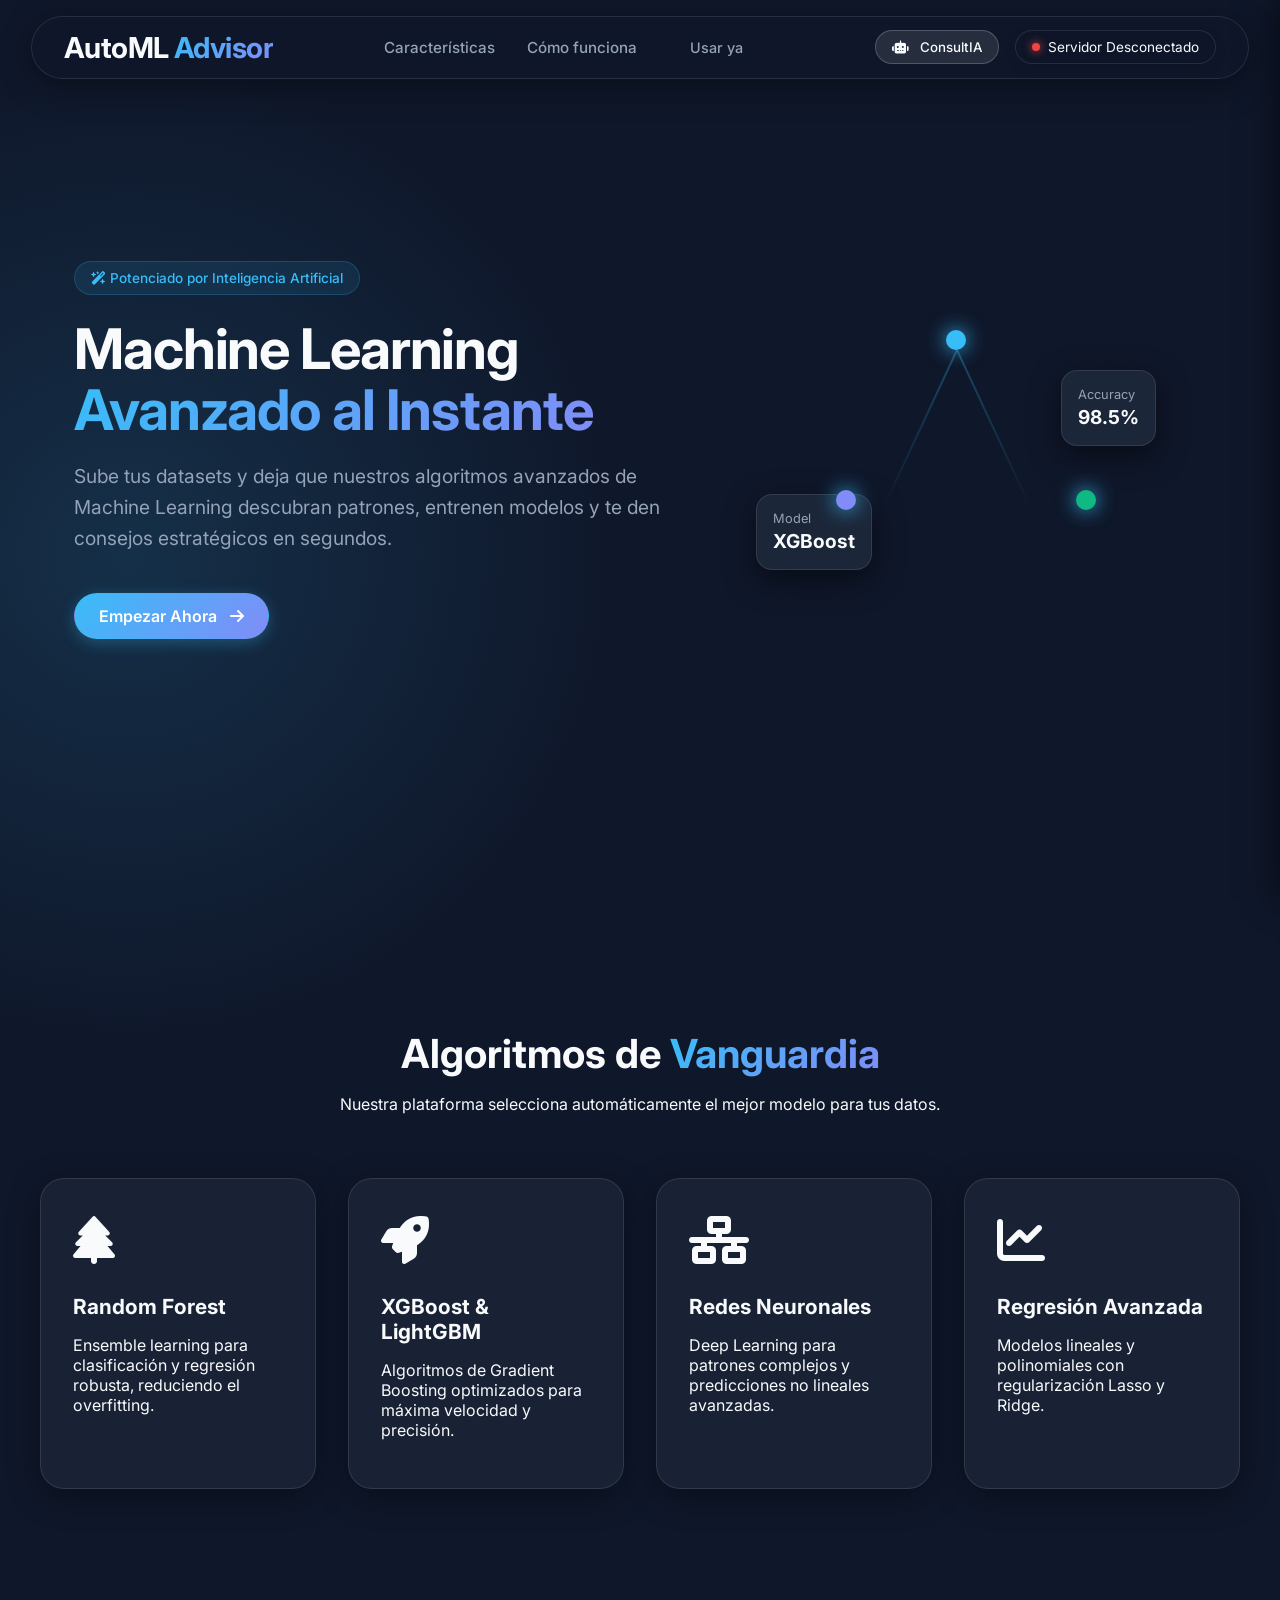
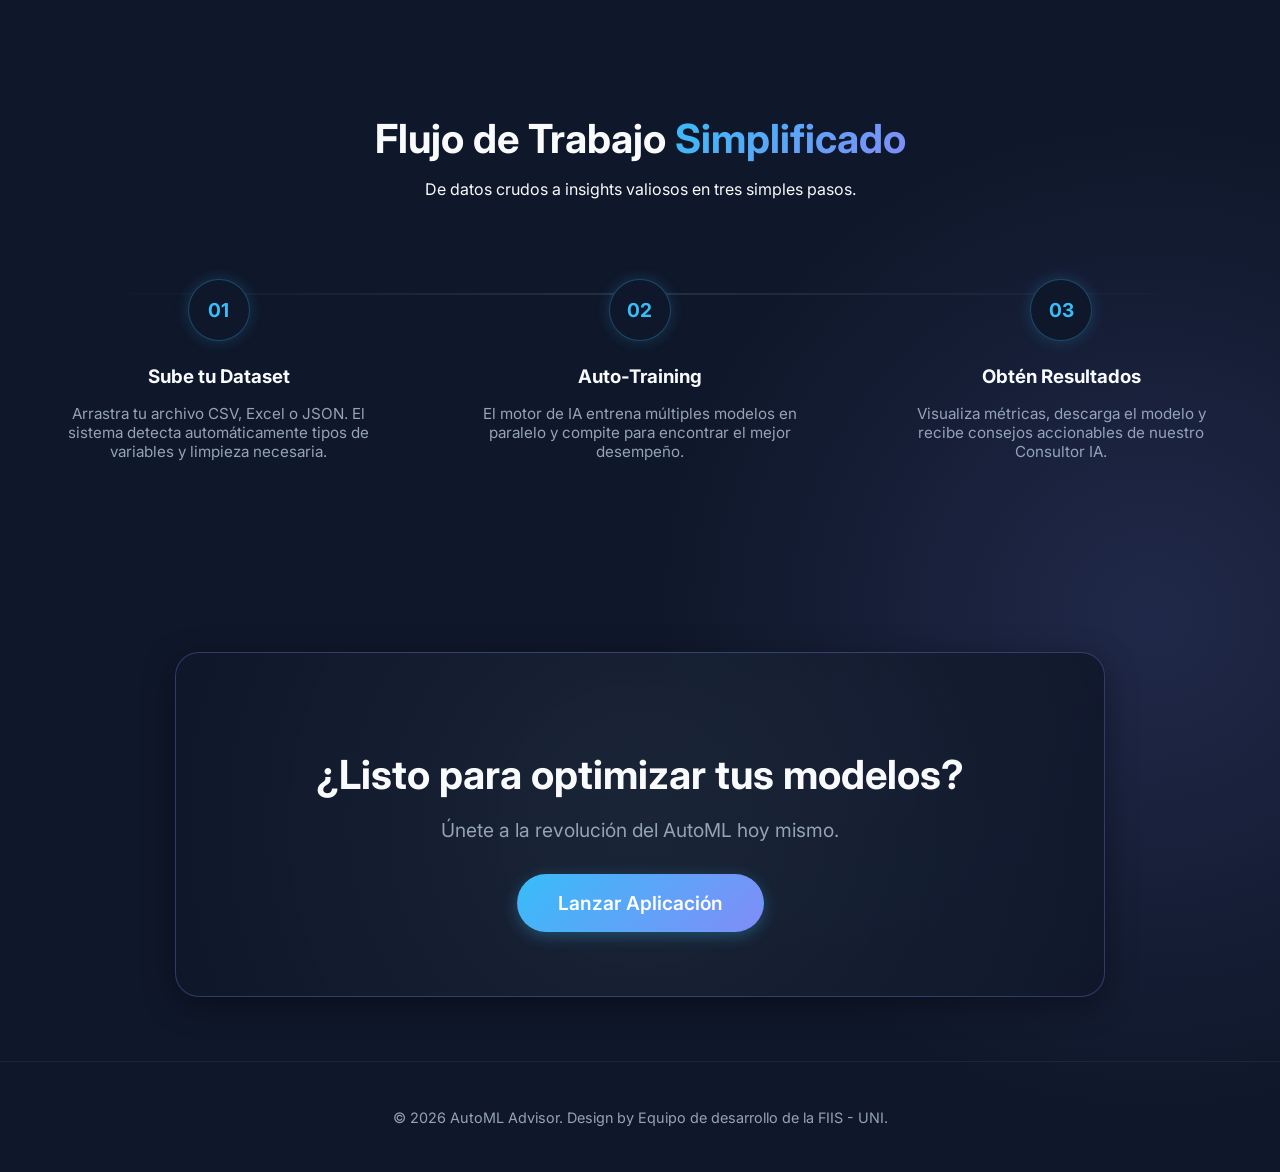
<file: frontend/index.html>
<!DOCTYPE html>
<html lang="es">

<head>
  <meta charset="UTF-8">
  <meta name="viewport" content="width=device-width, initial-scale=1.0">
  <title>AutoML Advisor - Tu Científico de Datos con IA</title>
  <link rel="preconnect" href="https://fonts.googleapis.com">
  <link rel="preconnect" href="https://fonts.gstatic.com" crossorigin>
  <link href="https://fonts.googleapis.com/css2?family=Inter:wght@400;500;600;700;800&display=swap" rel="stylesheet">
  <link rel="stylesheet" href="https://cdnjs.cloudflare.com/ajax/libs/font-awesome/6.5.1/css/all.min.css">
  <link rel="stylesheet" href="css/styles.css">
  <style>
    html {
      scroll-behavior: smooth;
    }
  </style>
</head>

<body>
  <div class="background-glow"></div>

  <!-- Navbar -->
  <nav class="landing-nav glass-panel">
    <div class="nav-content">
      <div class="logo-container">
        <h1>AutoML <span class="highlight">Advisor</span></h1>
      </div>

      <div class="nav-links">
        <a href="#features">Características</a>
        <a href="#how-it-works">Cómo funciona</a>
        <a href="app.html" class="cta-button small">Usar ya</a>
      </div>

      <div class="header-actions">
        <button id="toggle-chat-btn" class="btn-icon" title="Abrir Asistente IA">
          <i class="fa-solid fa-robot"></i> ConsultIA
        </button>
        <div id="status-indicator" class="status-badge">
          <span class="status-dot"></span>
          <span id="status-text">Conectando...</span>
        </div>
      </div>
    </div>
  </nav>

  <!-- Hero Section -->
  <header class="landing-hero fade-in-section">
    <div class="hero-content">
      <span class="hero-badge"><i class="fa-solid fa-wand-magic-sparkles"></i> Potenciado por Inteligencia
        Artificial</span>
      <h1 class="hero-title">Machine Learning <br><span class="gradient-text">Avanzado al Instante</span></h1>
      <p class="hero-subtitle">
        Sube tus datasets y deja que nuestros algoritmos avanzados de Machine Learning
        descubran patrones, entrenen modelos y te den consejos estratégicos en segundos.
      </p>
      <div class="hero-actions">
        <a href="app.html" class="cta-button primary">Empezar Ahora <i class="fa-solid fa-arrow-right"></i></a>
      </div>
    </div>
    <div class="hero-visual">
      <!-- Abstract Visual Representation of ML Nodes -->
      <div class="ml-visual-container">
        <div class="node node-1"></div>
        <div class="node node-2"></div>
        <div class="node node-3"></div>
        <div class="connection conn-1"></div>
        <div class="connection conn-2"></div>
        <div class="floating-card card-1">
          <span>Accuracy</span>
          <strong>98.5%</strong>
        </div>
        <div class="floating-card card-2">
          <span>Model</span>
          <strong>XGBoost</strong>
        </div>
      </div>
    </div>
  </header>

  <!-- Features Section -->
  <section id="features" class="landing-section">
    <div class="section-header fade-in-section">
      <h2>Algoritmos de <span class="highlight">Vanguardia</span></h2>
      <p>Nuestra plataforma selecciona automáticamente el mejor modelo para tus datos.</p>
    </div>

    <div class="features-grid">
      <div class="feature-box glass-panel fade-in-section delay-100">
        <div class="icon-box"><i class="fa-solid fa-tree"></i></div>
        <h3>Random Forest</h3>
        <p>Ensemble learning para clasificación y regresión robusta, reduciendo el overfitting.</p>
      </div>

      <div class="feature-box glass-panel fade-in-section delay-200">
        <div class="icon-box"><i class="fa-solid fa-rocket"></i></div>
        <h3>XGBoost & LightGBM</h3>
        <p>Algoritmos de Gradient Boosting optimizados para máxima velocidad y precisión.</p>
      </div>

      <div class="feature-box glass-panel fade-in-section delay-300">
        <div class="icon-box"><i class="fa-solid fa-network-wired"></i></div>
        <h3>Redes Neuronales</h3>
        <p>Deep Learning para patrones complejos y predicciones no lineales avanzadas.</p>
      </div>

      <div class="feature-box glass-panel fade-in-section delay-400">
        <div class="icon-box"><i class="fa-solid fa-chart-line"></i></div>
        <h3>Regresión Avanzada</h3>
        <p>Modelos lineales y polinomiales con regularización Lasso y Ridge.</p>
      </div>
    </div>
  </section>

  <!-- How it Works -->
  <section id="how-it-works" class="landing-section alt-bg">
    <div class="section-header fade-in-section">
      <h2>Flujo de Trabajo <span class="highlight">Simplificado</span></h2>
      <p>De datos crudos a insights valiosos en tres simples pasos.</p>
    </div>

    <div class="steps-container">
      <div class="step-item fade-in-section">
        <div class="step-number">01</div>
        <h3>Sube tu Dataset</h3>
        <p>Arrastra tu archivo CSV, Excel o JSON. El sistema detecta automáticamente tipos de variables y limpieza
          necesaria.</p>
      </div>
      <div class="step-connector"></div>
      <div class="step-item fade-in-section delay-200">
        <div class="step-number">02</div>
        <h3>Auto-Training</h3>
        <p>El motor de IA entrena múltiples modelos en paralelo y compite para encontrar el mejor desempeño.</p>
      </div>
      <div class="step-connector"></div>
      <div class="step-item fade-in-section delay-400">
        <div class="step-number">03</div>
        <h3>Obtén Resultados</h3>
        <p>Visualiza métricas, descarga el modelo y recibe consejos accionables de nuestro Consultor IA.</p>
      </div>
    </div>
  </section>

  <!-- CTA Section Footer -->
  <section class="final-cta fade-in-section">
    <div class="cta-content glass-panel">
      <h2>¿Listo para optimizar tus modelos?</h2>
      <p>Únete a la revolución del AutoML hoy mismo.</p>
      <a href="app.html" class="cta-button primary large">Lanzar Aplicación</a>
    </div>
  </section>

  <footer class="main-footer">
    <p>&copy; 2026 AutoML Advisor. Design by Equipo de desarrollo de la FIIS - UNI.</p>
  </footer>

  <!-- Chat Sidebar -->
  <aside id="chat-sidebar" class="chat-sidebar">
    <div class="chat-header">
      <div class="chat-title">
        <span class="bot-avatar"><i class="fa-solid fa-robot"></i></span>
        <div>
          <h3>ConsultIA</h3>
          <span class="status-text-online">En línea</span>
        </div>
      </div>
      <button id="close-chat-btn" class="btn-close"><i class="fa-solid fa-xmark"></i></button>
    </div>

    <div id="chat-messages" class="chat-messages">
      <!-- Mensaje de bienvenida -->
      <div class="message bot-message">
        ¡Hola! Soy ConsultIA. Estoy aquí para ayudarte a analizar tus datos o resolver dudas sobre la plataforma. ¿En
        qué puedo ayudarte hoy?
      </div>
    </div>

    <div class="chat-input-area">
      <input type="text" id="chat-input" placeholder="Escribe tu pregunta..." autocomplete="off">
      <button id="send-btn" class="btn-send"><i class="fa-solid fa-paper-plane"></i></button>
    </div>
  </aside>

  <script src="js/app.js"></script>
  <script>
    document.addEventListener('DOMContentLoaded', () => {
      const observerOptions = {
        root: null,
        rootMargin: '0px',
        threshold: 0.1
      };

      const observer = new IntersectionObserver((entries, observer) => {
        entries.forEach(entry => {
          if (entry.isIntersecting) {
            entry.target.classList.add('is-visible');
            observer.unobserve(entry.target);
          }
        });
      }, observerOptions);

      document.querySelectorAll('.fade-in-section').forEach(section => {
        observer.observe(section);
      });
    });
  </script>
</body>

</html>
</file>
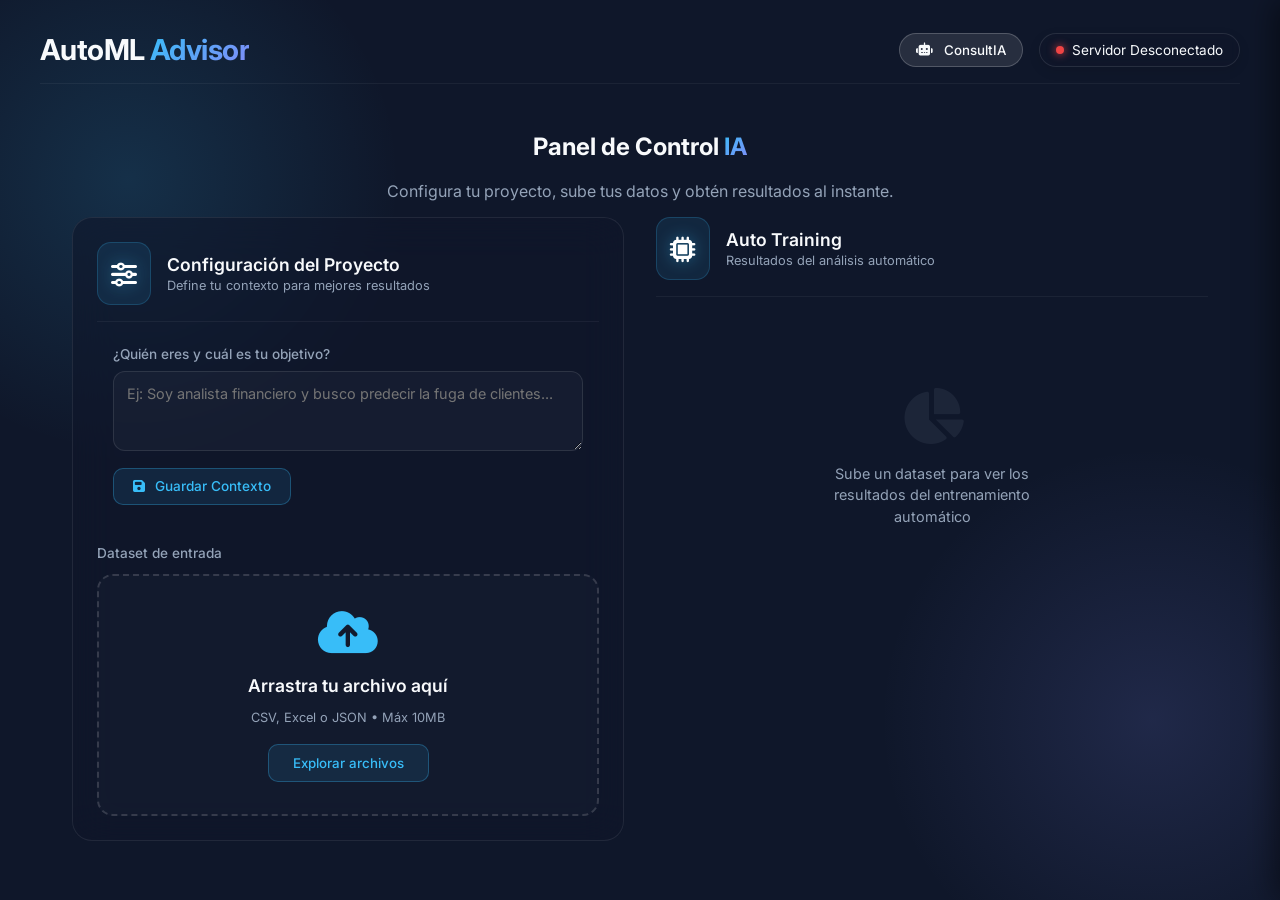
<file: frontend/app.html>
<!DOCTYPE html>
<html lang="es">

<head>
    <meta charset="UTF-8">
    <meta name="viewport" content="width=device-width, initial-scale=1.0">
    <title>AutoML Advisor - App</title>
    <link rel="preconnect" href="https://fonts.googleapis.com">
    <link rel="preconnect" href="https://fonts.gstatic.com" crossorigin>
    <link href="https://fonts.googleapis.com/css2?family=Inter:wght@400;500;600;700&display=swap" rel="stylesheet">
    <link rel="stylesheet" href="https://cdnjs.cloudflare.com/ajax/libs/font-awesome/6.5.1/css/all.min.css">
    <link rel="stylesheet" href="css/styles.css">
</head>

<body>
    <div class="background-glow"></div>

    <div class="app-container">
        <header class="main-header">
            <div class="logo-container">
                <!-- Make logo clickable to go back home -->
                <a href="index.html" style="text-decoration: none; color: inherit;">
                    <h1>AutoML <span class="highlight">Advisor</span></h1>
                </a>
            </div>

            <div class="header-actions">
                <button id="toggle-chat-btn" class="btn-icon" title="Abrir Asistente IA">
                    <i class="fa-solid fa-robot"></i> ConsultIA
                </button>
                <div id="status-indicator" class="status-badge">
                    <span class="status-dot"></span>
                    <span id="status-text">Conectando...</span>
                </div>
            </div>
        </header>

        <main class="app-main">
            <!-- Hero compacto -->
            <section class="app-hero">
                <h2>Panel de Control <span class="gradient-text">IA</span></h2>
                <p>Configura tu proyecto, sube tus datos y obtén resultados al instante.</p>
            </section>

            <!-- Layout principal de dos columnas -->
            <div class="dashboard-layout">
                <!-- Columna Izquierda: Configuración y Carga -->
                <div class="dashboard-left">
                    <div class="glass-card config-card">
                        <div class="card-header">
                            <div class="header-icon"><i class="fa-solid fa-sliders"></i></div>
                            <div>
                                <h3>Configuración del Proyecto</h3>
                                <span class="card-subtitle">Define tu contexto para mejores resultados</span>
                            </div>
                        </div>

                        <div class="context-area">
                            <label for="user-context">¿Quién eres y cuál es tu objetivo?</label>
                            <textarea id="user-context"
                                placeholder="Ej: Soy analista financiero y busco predecir la fuga de clientes..."></textarea>
                            <button type="button" id="save-context-btn" class="btn-save-context">
                                <i class="fa-solid fa-floppy-disk"></i> Guardar Contexto
                            </button>
                        </div>

                        <div class="upload-section">
                            <label class="upload-label">Dataset de entrada</label>
                            <div class="drop-zone" id="drop-zone">
                                <div class="drop-zone__content">
                                    <div class="upload-icon-wrapper">
                                        <i class="fa-solid fa-cloud-arrow-up"></i>
                                    </div>
                                    <p class="drop-zone__prompt">
                                        <strong>Arrastra tu archivo aquí</strong><br>
                                        <span class="sub-prompt">CSV, Excel o JSON • Máx 10MB</span>
                                    </p>
                                    <button type="button" class="btn-browse">Explorar archivos</button>
                                    <input type="file" name="myFile" id="file-input" class="drop-zone__input"
                                        accept=".csv,.xlsx,.xls,.json">
                                </div>
                            </div>
                            <div id="file-info" class="file-info-badge"></div>
                        </div>
                    </div>
                </div>

                <!-- Columna Derecha: Resultados y Features -->
                <div class="dashboard-right">
                    <!-- Tarjeta de Resultados ML -->
                    <div class="card-header">
                        <div class="header-icon pulse"><i class="fa-solid fa-microchip"></i></div>
                        <div>
                            <h3>Auto Training</h3>
                            <span class="card-subtitle">Resultados del análisis automático</span>
                        </div>
                    </div>

                    <div id="data-preview-container" class="data-preview-section" style="display: none;">
                        <h4 class="preview-title"><i class="fa-solid fa-table-list"></i> Vista Previa del Dataset</h4>
                        <div class="table-wrapper">
                            <table id="preview-table" class="data-preview-table">
                                <!-- Se llenará dinámicamente -->
                            </table>
                        </div>
                    </div>

                    <div id="ml-results-container" class="ml-results-list">
                        <div class="empty-state">
                            <div class="empty-icon"><i class="fa-solid fa-chart-pie"></i></div>
                            <p>Sube un dataset para ver los resultados del entrenamiento automático</p>
                        </div>
                    </div>
                </div>

                <!-- Espacio libre para expansión -->
            </div>
    </div>
    </main>
    </div>

    <!-- Chat Sidebar -->
    <aside id="chat-sidebar" class="chat-sidebar">
        <div class="chat-header">
            <div class="chat-title">
                <span class="bot-avatar"><i class="fa-solid fa-robot"></i></span>
                <div>
                    <h3>ConsultIA</h3>
                    <span class="status-text-online">En línea</span>
                </div>
            </div>
            <button id="close-chat-btn" class="btn-close"><i class="fa-solid fa-xmark"></i></button>
        </div>

        <div id="chat-messages" class="chat-messages">
            <div class="message bot-message">
                ¡Hola! Soy ConsultIA. Estoy aquí para ayudarte a analizar tus datos o resolver dudas sobre la
                plataforma. ¿En qué puedo ayudarte hoy?
            </div>
        </div>

        <div class="chat-input-area">
            <input type="text" id="chat-input" placeholder="Escribe tu pregunta..." autocomplete="off">
            <button id="send-btn" class="btn-send"><i class="fa-solid fa-paper-plane"></i></button>
        </div>
    </aside>

    <script src="js/app.js"></script>
</body>

</html>
</file>
<file: frontend/css/styles.css>
:root {
  /* Palette */
  --bg-dark: #0f172a;
  --bg-card: rgba(30, 41, 59, 0.7);
  /* Glass effect */
  --primary-glow: #38bdf8;
  --secondary-glow: #818cf8;
  --text-main: #f8fafc;
  --text-muted: #94a3b8;
  --success: #10b981;
  --error: #ef4444;

  /* Gradients */
  --gradient-title: linear-gradient(135deg, #38bdf8 0%, #818cf8 100%);
  --gradient-border: linear-gradient(to right bottom, rgba(56, 189, 248, 0.5), rgba(129, 140, 248, 0.1));

  --font-main: 'Inter', sans-serif;
  --glass-border: 1px solid rgba(255, 255, 255, 0.1);
  --glass-shadow: 0 8px 32px 0 rgba(0, 0, 0, 0.37);
}

body {
  margin: 0;
  padding: 0;
  font-family: var(--font-main);
  background-color: var(--bg-dark);
  color: var(--text-main);
  min-height: 100vh;
  overflow-x: hidden;
  background-image:
    radial-gradient(circle at 10% 20%, rgba(56, 189, 248, 0.15) 0%, transparent 20%),
    radial-gradient(circle at 90% 80%, rgba(129, 140, 248, 0.15) 0%, transparent 20%);
}

.app-container {
  max-width: 1200px;
  margin: 0 auto;
  padding: 2rem;
}

/* Header (for app.html) */
.main-header {
  display: flex;
  justify-content: space-between;
  align-items: center;
  margin-bottom: 3rem;
  padding-bottom: 1rem;
  border-bottom: 1px solid rgba(255, 255, 255, 0.05);
}

h1 {
  font-size: 1.8rem;
  margin: 0;
  font-weight: 700;
  letter-spacing: -0.02em;
}

.highlight {
  background: var(--gradient-title);
  -webkit-background-clip: text;
  background-clip: text;
  -webkit-text-fill-color: transparent;
}

/* Status Badge */
.status-badge {
  display: flex;
  align-items: center;
  gap: 0.5rem;
  padding: 0.5rem 1rem;
  background: rgba(15, 23, 42, 0.6);
  border: var(--glass-border);
  border-radius: 99px;
  font-size: 0.85rem;
  backdrop-filter: blur(4px);
  box-shadow: 0 4px 12px rgba(0, 0, 0, 0.1);
}

.status-dot {
  width: 8px;
  height: 8px;
  border-radius: 50%;
  background-color: var(--error);
  box-shadow: 0 0 8px var(--error);
  transition: all 0.3s ease;
}

.status-online .status-dot {
  background-color: var(--success);
  box-shadow: 0 0 8px var(--success);
}

/* Original App Hero (for legacy) */
.hero-section {
  text-align: center;
  margin-bottom: 4rem;
  animation: fadeInDown 0.8s ease-out;
}

.hero-section h2 {
  font-size: 3rem;
  margin-bottom: 1rem;
}

.gradient-text {
  background: var(--gradient-title);
  -webkit-background-clip: text;
  background-clip: text;
  -webkit-text-fill-color: transparent;
}

.hero-section p {
  color: var(--text-muted);
  font-size: 1.1rem;
  max-width: 600px;
  margin: 0 auto;
}

/* Dashboard Grid */
.dashboard-grid {
  display: grid;
  grid-template-columns: 1.5fr 1fr;
  gap: 2rem;
  align-items: start;
}

@media (max-width: 768px) {
  .dashboard-grid {
    grid-template-columns: 1fr;
  }
}

/* Glass Panels */
.glass-panel {
  background: var(--bg-card);
  backdrop-filter: blur(12px);
  -webkit-backdrop-filter: blur(12px);
  border: var(--glass-border);
  border-radius: 1.5rem;
  padding: 2rem;
  box-shadow: var(--glass-shadow);
  transition: transform 0.3s ease, box-shadow 0.3s ease;
}

.glass-panel:hover {
  transform: translateY(-2px);
  box-shadow: 0 12px 40px rgba(0, 0, 0, 0.4);
  border-color: rgba(56, 189, 248, 0.3);
}

/* Upload Area */
.upload-card h3 {
  margin-top: 0;
  display: flex;
  align-items: center;
  gap: 0.5rem;
  font-size: 1.25rem;
  margin-bottom: 1.5rem;
}

.drop-zone {
  border: 2px dashed rgba(255, 255, 255, 0.1);
  border-radius: 1rem;
  padding: 3rem;
  text-align: center;
  cursor: pointer;
  transition: all 0.3s ease;
  background: rgba(0, 0, 0, 0.2);
}

.drop-zone:hover,
.drop-zone.drop-zone--over {
  border-color: var(--primary-glow);
  background: rgba(56, 189, 248, 0.05);
}

.upload-icon {
  font-size: 3rem;
  margin-bottom: 1rem;
  filter: drop-shadow(0 0 10px rgba(56, 189, 248, 0.3));
}

.drop-zone__prompt {
  font-size: 1.1rem;
  color: var(--text-main);
}

.sub-prompt {
  display: block;
  font-size: 0.9rem;
  color: var(--text-muted);
  margin-top: 0.5rem;
}

.drop-zone__input {
  display: none;
}

/* Feature Sidebar */
.features-sidebar {
  display: flex;
  flex-direction: column;
  gap: 1.5rem;
}

.feature-card {
  display: flex;
  align-items: center;
  gap: 1rem;
  padding: 1.5rem;
  border-radius: 1rem;
}

.feature-icon {
  font-size: 2rem;
  background: rgba(255, 255, 255, 0.05);
  padding: 0.8rem;
  border-radius: 50%;
}

.feature-content h4 {
  margin: 0 0 0.25rem 0;
  font-size: 1rem;
}

.feature-content p {
  margin: 0;
  font-size: 0.85rem;
  color: var(--text-muted);
}

/* Animations */
@keyframes fadeInDown {
  from {
    opacity: 0;
    transform: translateY(-20px);
  }

  to {
    opacity: 1;
    transform: translateY(0);
  }
}

.file-info {
  margin-top: 1rem;
  padding: 1rem;
  background: rgba(16, 185, 129, 0.1);
  border: 1px solid rgba(16, 185, 129, 0.2);
  border-radius: 0.5rem;
  color: var(--success);
  display: none;
  animation: fadeInDown 0.3s ease-out;
}

/* =========================================
   LANDING PAGE STYLES
   ========================================= */

/* Navigation */
.landing-nav {
  position: fixed;
  top: 1rem;
  left: 50%;
  transform: translateX(-50%);
  width: 90%;
  max-width: 1200px;
  z-index: 1000;
  padding: 0.8rem 2rem;
  border-radius: 99px;
  background: rgba(15, 23, 42, 0.8);
}

.landing-nav.glass-panel:hover {
  transform: translateX(-50%);
  border-color: var(--glass-border);
  box-shadow: var(--glass-shadow);
}

.nav-content {
  display: flex;
  justify-content: space-between;
  align-items: center;
}

.nav-links {
  display: flex;
  gap: 2rem;
  align-items: center;
}

.nav-links a {
  color: var(--text-muted);
  text-decoration: none;
  font-weight: 500;
  transition: color 0.3s ease;
  font-size: 0.95rem;
}

.nav-links a:hover {
  color: var(--text-main);
}

/* Buttons */
.cta-button {
  display: inline-flex;
  align-items: center;
  justify-content: center;
  gap: 0.8rem;
  padding: 0.75rem 1.5rem;
  border-radius: 99px;
  text-decoration: none;
  font-weight: 600;
  transition: all 0.3s ease;
  cursor: pointer;
  border: 1px solid transparent;
}

.cta-button.small {
  padding: 0.5rem 1.25rem;
  font-size: 0.9rem;
}

.cta-button.large {
  padding: 1rem 2.5rem;
  font-size: 1.2rem;
}

.cta-button.primary {
  background: var(--gradient-title);
  color: white;
  box-shadow: 0 4px 15px rgba(56, 189, 248, 0.3);
}

.cta-button.primary:hover {
  transform: translateY(-2px);
  box-shadow: 0 8px 25px rgba(56, 189, 248, 0.5);
}

.cta-button.secondary {
  background: rgba(255, 255, 255, 0.05);
  color: var(--text-main);
  border: 1px solid rgba(255, 255, 255, 0.1);
}

.cta-button.secondary:hover {
  background: rgba(255, 255, 255, 0.1);
}

.arrow {
  margin-left: 0.5rem;
  transition: transform 0.3s ease;
}

.cta-button:hover .arrow {
  transform: translateX(4px);
}

/* Landing Hero */
.landing-hero {
  display: flex;
  align-items: center;
  justify-content: center;
  padding: 0 2rem;
  min-height: 100vh;
  max-width: 1200px;
  margin: 0 auto;
  gap: 2rem;
  position: relative;
}

.hero-content {
  flex: 1;
  max-width: 600px;
  padding-top: 0;
}

.hero-badge {
  display: inline-block;
  padding: 0.5rem 1rem;
  background: rgba(56, 189, 248, 0.1);
  border: 1px solid rgba(56, 189, 248, 0.2);
  color: var(--primary-glow);
  border-radius: 99px;
  font-size: 0.85rem;
  margin-bottom: 1.5rem;
  font-weight: 500;
}

.hero-title {
  font-size: 3.5rem;
  line-height: 1.1;
  margin-bottom: 1rem;
}

.hero-subtitle {
  font-size: 1.2rem;
  color: var(--text-muted);
  line-height: 1.6;
  margin-bottom: 2.5rem;
}

.hero-actions {
  display: flex;
  gap: 1rem;
}

/* Hero Visual (Abstract) */
.hero-visual {
  flex: 1;
  display: flex;
  justify-content: center;
  position: relative;
  max-width: 500px;
}

.ml-visual-container {
  width: 400px;
  height: 400px;
  position: relative;
}

.node {
  position: absolute;
  width: 20px;
  height: 20px;
  background: var(--text-main);
  border-radius: 50%;
  box-shadow: 0 0 20px var(--primary-glow);
  z-index: 2;
}

.node-1 {
  top: 20%;
  left: 50%;
  transform: translateX(-50%);
  background: var(--primary-glow);
}

.node-2 {
  top: 60%;
  left: 20%;
  background: var(--secondary-glow);
}

.node-3 {
  top: 60%;
  left: 80%;
  background: var(--success);
}

.connection {
  position: absolute;
  background: linear-gradient(to bottom, var(--primary-glow), transparent);
  width: 2px;
  transform-origin: top center;
  opacity: 0.3;
}

.conn-1 {
  height: 180px;
  top: 25%;
  left: 50%;
  transform: rotate(25deg);
}

.conn-2 {
  height: 180px;
  top: 25%;
  left: 50%;
  transform: rotate(-25deg);
}

/* Floating Cards Animation */
.floating-card {
  position: absolute;
  background: rgba(30, 41, 59, 0.9);
  backdrop-filter: blur(10px);
  padding: 1rem;
  border-radius: 1rem;
  border: var(--glass-border);
  box-shadow: 0 10px 30px rgba(0, 0, 0, 0.5);
  animation: float 6s ease-in-out infinite;
  display: flex;
  flex-direction: column;
}

.floating-card span {
  font-size: 0.8rem;
  color: var(--text-muted);
}

.floating-card strong {
  font-size: 1.2rem;
  margin-top: 0.2rem;
}

.card-1 {
  top: 30%;
  right: 0;
  animation-delay: 0s;
}

.card-2 {
  bottom: 20%;
  left: 0;
  animation-delay: 3s;
}

@keyframes float {

  0%,
  100% {
    transform: translateY(0);
  }

  50% {
    transform: translateY(-20px);
  }
}

/* Generic Sections */
.landing-section {
  padding: 6rem 2rem;
  max-width: 1200px;
  margin: 0 auto;
}

.section-header {
  text-align: center;
  margin-bottom: 4rem;
  max-width: 700px;
  margin-left: auto;
  margin-right: auto;
}

.section-header h2 {
  font-size: 2.5rem;
  margin-bottom: 1rem;
}

/* Features Grid */
.features-grid {
  display: grid;
  grid-template-columns: repeat(auto-fit, minmax(250px, 1fr));
  gap: 2rem;
}

.feature-box {
  padding: 2rem;
  transition: transform 0.3s ease, border-color 0.3s ease;
}

.feature-box:hover {
  transform: translateY(-5px);
  border-color: rgba(56, 189, 248, 0.5);
}

.icon-box {
  font-size: 3rem;
  margin-bottom: 1.5rem;
}

.feature-box h3 {
  margin-bottom: 1rem;
  font-size: 1.3rem;
}

/* How It Works Steps */
.steps-container {
  display: flex;
  justify-content: space-between;
  align-items: flex-start;
  position: relative;
  gap: 2rem;
}

.steps-container::before {
  content: '';
  position: absolute;
  top: 30px;
  left: 50px;
  right: 50px;
  height: 2px;
  background: linear-gradient(90deg, transparent, rgba(255, 255, 255, 0.1) 50%, transparent);
  z-index: 0;
}

.step-item {
  flex: 1;
  text-align: center;
  position: relative;
  z-index: 1;
  padding: 1rem;
}

.step-number {
  width: 60px;
  height: 60px;
  background: var(--bg-dark);
  border: 1px solid rgba(56, 189, 248, 0.3);
  border-radius: 50%;
  display: flex;
  align-items: center;
  justify-content: center;
  font-size: 1.2rem;
  font-weight: 700;
  color: var(--primary-glow);
  margin: 0 auto 1.5rem;
  box-shadow: 0 0 15px rgba(56, 189, 248, 0.2);
}

.step-item h3 {
  margin-bottom: 0.8rem;
}

.step-item p {
  font-size: 0.95rem;
  color: var(--text-muted);
}

/* Final CTA */
.final-cta {
  text-align: center;
  padding: 4rem 2rem;
}

.cta-content {
  max-width: 800px;
  margin: 0 auto;
  text-align: center;
  padding: 4rem;
  border: 1px solid rgba(129, 140, 248, 0.3);
  background: radial-gradient(circle at center, rgba(30, 41, 59, 0.8) 0%, rgba(15, 23, 42, 0.9) 100%);
}

.cta-content h2 {
  font-size: 2.5rem;
  margin-bottom: 1rem;
}

.cta-content p {
  color: var(--text-muted);
  margin-bottom: 2rem;
  font-size: 1.2rem;
}

/* Footer */
.main-footer {
  text-align: center;
  padding: 2rem;
  border-top: 1px solid rgba(255, 255, 255, 0.05);
  color: var(--text-muted);
  font-size: 0.9rem;
}

/* Scroll Animations */
.fade-in-section {
  opacity: 0;
  transform: translateY(20px);
  transition: opacity 0.6s ease-out, transform 0.6s ease-out;
  will-change: opacity, visibility;
}

.fade-in-section.is-visible {
  opacity: 1;
  transform: none;
}

.delay-100 {
  transition-delay: 0.1s;
}

.delay-200 {
  transition-delay: 0.2s;
}

.delay-300 {
  transition-delay: 0.3s;
}

.delay-400 {
  transition-delay: 0.4s;
}

/* Responsive adjustments */
@media (max-width: 768px) {
  .landing-hero {
    flex-direction: column;
    text-align: center;
    padding-top: 8rem;
  }

  .hero-actions {
    justify-content: center;
  }

  .nav-links {
    display: none;
  }

  .steps-container {
    flex-direction: column;
  }

  .steps-container::before {
    display: none;
  }

  .ml-visual-container {
    width: 300px;
    height: 300px;
    margin-top: 2rem;
  }
}

/* =========================================
   CHATBOT STYLES (Merged)
   ========================================= */

/* Header Actions */
.header-actions {
  display: flex;
  align-items: center;
  gap: 1rem;
}

.btn-icon {
  background: rgba(255, 255, 255, 0.1);
  border: 1px solid rgba(255, 255, 255, 0.2);
  color: var(--text-main);
  padding: 0.5rem 1rem;
  border-radius: 99px;
  cursor: pointer;
  display: flex;
  align-items: center;
  gap: 0.7rem;
  font-family: var(--font-main);
  font-weight: 500;
  transition: all 0.2s;
}

.btn-icon:hover {
  background: rgba(255, 255, 255, 0.2);
  transform: translateY(-1px);
}

/* Chat Sidebar (Push Content Style) */
.chat-sidebar {
  position: fixed;
  top: 0;
  right: 0;
  width: 380px;
  height: 100vh;
  background: #0f172a;
  border-left: 1px solid rgba(255, 255, 255, 0.1);
  box-shadow: -5px 0 30px rgba(0, 0, 0, 0.5);
  transform: translateX(100%);
  transition: transform 0.4s ease-out;
  display: flex;
  flex-direction: column;
  z-index: 2000;
}

.chat-sidebar.open {
  transform: translateX(0);
}

/* Chat se superpone sin mover el contenido */

.chat-header {
  padding: 1.5rem;
  background: rgba(30, 41, 59, 0.5);
  border-bottom: 1px solid rgba(255, 255, 255, 0.05);
  display: flex;
  justify-content: space-between;
  align-items: flex-start;
}

.chat-title {
  display: flex;
  gap: 1rem;
  align-items: center;
}

.bot-avatar {
  font-size: 2rem;
  background: rgba(56, 189, 248, 0.1);
  padding: 0.5rem;
  border-radius: 50%;
  border: 1px solid rgba(56, 189, 248, 0.3);
}

.chat-title h3 {
  margin: 0;
  font-size: 1.1rem;
}

.status-text-online {
  font-size: 0.8rem;
  color: var(--success);
  display: block;
  margin-top: 0.2rem;
}

.btn-close {
  background: transparent;
  border: none;
  color: var(--text-muted);
  font-size: 1.5rem;
  cursor: pointer;
  line-height: 1;
}

.btn-close:hover {
  color: var(--text-main);
}

.chat-messages {
  flex: 1;
  padding: 1.5rem;
  overflow-y: auto;
  display: flex;
  flex-direction: column;
  gap: 1rem;
}

.message {
  max-width: 85%;
  padding: 1rem;
  border-radius: 1rem;
  font-size: 0.95rem;
  line-height: 1.5;
  animation: fadeIn 0.3s ease;
}

.bot-message {
  background: rgba(30, 41, 59, 0.8);
  border: 1px solid rgba(255, 255, 255, 0.05);
  color: var(--text-main);
  border-top-left-radius: 0.2rem;
  align-self: flex-start;
}

.user-message {
  background: var(--gradient-title);
  color: #fff;
  border-top-right-radius: 0.2rem;
  align-self: flex-end;
  box-shadow: 0 4px 15px rgba(56, 189, 248, 0.2);
}

.chat-input-area {
  padding: 1.5rem;
  background: rgba(15, 23, 42, 0.95);
  border-top: 1px solid rgba(255, 255, 255, 0.05);
  display: flex;
  gap: 0.5rem;
}

#chat-input {
  flex: 1;
  background: rgba(255, 255, 255, 0.05);
  border: 1px solid rgba(255, 255, 255, 0.1);
  padding: 0.8rem 1rem;
  border-radius: 0.5rem;
  color: var(--text-main);
  font-family: var(--font-main);
}

#chat-input:focus {
  outline: none;
  border-color: var(--primary-glow);
  background: rgba(255, 255, 255, 0.1);
}

.btn-send {
  background: var(--primary-glow);
  border: none;
  width: 45px;
  border-radius: 0.5rem;
  color: #0f172a;
  font-size: 1.2rem;
  cursor: pointer;
  transition: opacity 0.2s;
}

.btn-send:hover {
  opacity: 0.9;
}

@media (max-width: 768px) {
  .chat-sidebar {
    width: 100%;
  }
}

/* =========================================
   ESTILOS DE RESULTADOS Y CONTEXTO
   ========================================= */

.context-area {
  margin-bottom: 1.5rem;
  padding: 0 1rem;
}

.context-area label {
  display: block;
  font-size: 0.85rem;
  color: var(--text-muted);
  margin-bottom: 0.6rem;
  font-weight: 500;
}

.context-area textarea {
  width: 100%;
  min-height: 80px;
  background: rgba(255, 255, 255, 0.03);
  border: 1px solid rgba(255, 255, 255, 0.1);
  border-radius: 12px;
  padding: 0.8rem;
  color: var(--text-main);
  font-family: inherit;
  font-size: 0.9rem;
  resize: vertical;
  transition: all 0.3s ease;
}

.context-area textarea:focus {
  outline: none;
  border-color: var(--primary-glow);
  background: rgba(255, 255, 255, 0.07);
  box-shadow: 0 0 15px rgba(56, 189, 248, 0.1);
}

.ml-results-list {
  margin-top: 1.2rem;
  display: flex;
  flex-direction: column;
  gap: 0.8rem;
  animation: fadeIn 0.5s ease;
}

.results-summary {
  display: flex;
  gap: 0.5rem;
  margin-bottom: 0.5rem;
}

.badge-target,
.badge-type {
  font-size: 0.7rem;
  padding: 3px 10px;
  border-radius: 20px;
  background: rgba(56, 189, 248, 0.1);
  color: var(--primary-glow);
  border: 1px solid rgba(56, 189, 248, 0.2);
  text-transform: uppercase;
  letter-spacing: 0.5px;
}

.model-result-item {
  background: rgba(255, 255, 255, 0.03);
  padding: 1rem;
  border-radius: 12px;
  border: 1px solid rgba(255, 255, 255, 0.05);
  transition: transform 0.2s ease;
}

.model-result-item:hover {
  transform: translateX(5px);
  background: rgba(255, 255, 255, 0.05);
}

.model-result-item.best {
  border-color: var(--success);
  background: rgba(16, 185, 129, 0.05);
  box-shadow: 0 4px 20px rgba(16, 185, 129, 0.1);
}

.model-info {
  display: flex;
  justify-content: space-between;
  margin-bottom: 0.6rem;
  font-size: 0.9rem;
}

.model-name {
  font-weight: 500;
  color: var(--text-main);
}

.model-score {
  color: var(--primary-glow);
  font-weight: 700;
}

.best .model-score {
  color: var(--success);
}

.progress-bar {
  height: 6px;
  background: rgba(255, 255, 255, 0.05);
  border-radius: 3px;
  overflow: hidden;
}

.progress-fill {
  height: 100%;
  background: var(--primary-glow);
  border-radius: 3px;
  transition: width 1.5s cubic-bezier(0.1, 0.7, 0.1, 1);
}

.best .progress-fill {
  background: var(--success);
  box-shadow: 0 0 10px rgba(16, 185, 129, 0.3);
}

/* =========================================
   DATA PREVIEW TABLE
   ========================================= */

.data-preview-section {
  margin-bottom: 1.2rem;
  animation: fadeIn 0.4s ease;
}

.preview-title {
  font-size: 0.9rem;
  font-weight: 600;
  margin-bottom: 0.8rem;
  color: var(--text-main);
}

.table-wrapper {
  overflow-x: auto;
  border-radius: 10px;
  border: 1px solid rgba(255, 255, 255, 0.08);
}

.data-preview-table {
  width: 100%;
  border-collapse: collapse;
  font-size: 0.75rem;
}

.data-preview-table th {
  background: rgba(56, 189, 248, 0.1);
  color: var(--primary-glow);
  font-weight: 600;
  text-align: left;
  padding: 0.6rem 0.8rem;
  border-bottom: 1px solid rgba(255, 255, 255, 0.1);
  white-space: nowrap;
}

.data-preview-table td {
  padding: 0.5rem 0.8rem;
  border-bottom: 1px solid rgba(255, 255, 255, 0.05);
  color: var(--text-muted);
  max-width: 120px;
  overflow: hidden;
  text-overflow: ellipsis;
  white-space: nowrap;
}

.data-preview-table tbody tr:hover {
  background: rgba(255, 255, 255, 0.03);
}

.data-preview-table .more-cols {
  color: var(--text-muted);
  font-style: italic;
  background: rgba(255, 255, 255, 0.02);
}

/* =========================================
   APP DASHBOARD LAYOUT
   ========================================= */

.app-main {
  padding: 0 2rem 1rem;
  max-width: 1400px;
  margin: 0 auto;
}

.app-hero {
  text-align: center;
  margin-bottom: 0;
  padding-top: 0;
}

.app-hero p {
  color: var(--text-muted);
  font-size: 1rem;
}

/* Dashboard Two-Column Layout */
.dashboard-layout {
  display: grid;
  grid-template-columns: 1fr 1fr;
  gap: 2rem;
  align-items: stretch;
}

.dashboard-left,
.dashboard-right {
  display: flex;
  flex-direction: column;
  gap: 1rem;
}

/* Las tarjetas principales llenan todo el espacio disponible */
.config-card {
  flex: 1;
  display: flex;
  flex-direction: column;
}

.dashboard-right {
  justify-content: stretch;
}

/* La tarjeta de resultados crece para ocupar espacio */
.results-card {
  flex: 1;
  display: flex;
  flex-direction: column;
}

.results-card .ml-results-list {
  flex: 1;
  display: flex;
  flex-direction: column;
  justify-content: center;
}

/* Mini grid al final de la columna derecha */
.features-mini-grid {
  display: grid;
  grid-template-columns: 1fr 1fr;
  gap: 1rem;
  margin-top: auto;
}

.results-card {
  flex: 1;
  min-height: 200px;
}

/* Mini grid ocupa el espacio restante */
.features-mini-grid {
  display: grid;
  grid-template-columns: 1fr 1fr;
  gap: 1rem;
}

/* Glass Cards Enhanced */
.glass-card {
  background: rgba(15, 23, 42, 0.6);
  backdrop-filter: blur(20px);
  border: 1px solid rgba(255, 255, 255, 0.08);
  border-radius: 20px;
  padding: 1.5rem;
  transition: all 0.3s ease;
}

.glass-card:hover {
  border-color: rgba(255, 255, 255, 0.15);
  box-shadow: 0 8px 32px rgba(0, 0, 0, 0.3);
}

.config-card,
.results-card {
  min-height: 300px;
}

/* Card Header */
.card-header {
  display: flex;
  align-items: center;
  gap: 1rem;
  margin-bottom: 1.5rem;
  padding-bottom: 1rem;
  border-bottom: 1px solid rgba(255, 255, 255, 0.05);
}

.header-icon {
  font-size: 1.8rem;
  background: rgba(56, 189, 248, 0.1);
  padding: 0.8rem;
  border-radius: 14px;
  border: 1px solid rgba(56, 189, 248, 0.2);
}

.header-icon.pulse {
  animation: pulse-glow 2s ease-in-out infinite;
}

@keyframes pulse-glow {

  0%,
  100% {
    box-shadow: 0 0 0 rgba(56, 189, 248, 0);
  }

  50% {
    box-shadow: 0 0 20px rgba(56, 189, 248, 0.3);
  }
}

.card-header h3 {
  font-size: 1.1rem;
  font-weight: 600;
  margin: 0;
  color: var(--text-main);
}

.card-subtitle {
  font-size: 0.8rem;
  color: var(--text-muted);
  display: block;
  margin-top: 0.2rem;
}

/* Upload Section */
.upload-section {
  margin-top: 1rem;
}

.upload-label {
  display: block;
  font-size: 0.85rem;
  color: var(--text-muted);
  margin-bottom: 0.8rem;
  font-weight: 500;
}

.drop-zone {
  border: 2px dashed rgba(255, 255, 255, 0.15);
  border-radius: 16px;
  padding: 2rem;
  text-align: center;
  cursor: pointer;
  transition: all 0.3s ease;
  background: rgba(255, 255, 255, 0.02);
}

.drop-zone:hover,
.drop-zone--over {
  border-color: var(--primary-glow);
  background: rgba(56, 189, 248, 0.05);
}

.upload-icon-wrapper {
  margin-bottom: 1rem;
}

.upload-icon {
  font-size: 2.5rem;
  display: inline-block;
  animation: float 3s ease-in-out infinite;
}

@keyframes float {

  0%,
  100% {
    transform: translateY(0);
  }

  50% {
    transform: translateY(-8px);
  }
}

.drop-zone__prompt {
  margin: 0 0 1rem;
  color: var(--text-main);
  line-height: 1.6;
}

.drop-zone__prompt strong {
  font-weight: 600;
}

.sub-prompt {
  font-size: 0.8rem;
  color: var(--text-muted);
}

.btn-browse {
  background: rgba(56, 189, 248, 0.1);
  border: 1px solid rgba(56, 189, 248, 0.3);
  color: var(--primary-glow);
  padding: 0.6rem 1.5rem;
  border-radius: 10px;
  font-family: inherit;
  font-weight: 500;
  cursor: pointer;
  transition: all 0.2s;
}

.btn-browse:hover {
  background: rgba(56, 189, 248, 0.2);
  transform: translateY(-2px);
}

.drop-zone__input {
  display: none;
}

.file-info-badge {
  margin-top: 1rem;
  padding: 1rem;
  border-radius: 12px;
  font-size: 0.85rem;
  display: none;
}

.file-info-badge.success {
  display: block;
  background: rgba(16, 185, 129, 0.1);
  border: 1px solid rgba(16, 185, 129, 0.3);
  color: var(--success);
  animation: fadeInUp 0.3s ease;
}

@keyframes fadeInUp {
  from {
    opacity: 0;
    transform: translateY(10px);
  }

  to {
    opacity: 1;
    transform: translateY(0);
  }
}

.file-success-indicator {
  display: flex;
  align-items: center;
  gap: 0.8rem;
}

.success-icon {
  font-size: 1.5rem;
  background: rgba(16, 185, 129, 0.2);
  width: 40px;
  height: 40px;
  border-radius: 50%;
  display: flex;
  align-items: center;
  justify-content: center;
  flex-shrink: 0;
}

.file-info-badge.error {
  display: block;
  background: rgba(239, 68, 68, 0.1);
  border: 1px solid rgba(239, 68, 68, 0.3);
  color: #ef4444;
}

.file-info-badge.warning {
  display: block;
  background: rgba(251, 191, 36, 0.1);
  border: 1px solid rgba(251, 191, 36, 0.3);
  color: #fbbf24;
}

/* Empty State */
.empty-state {
  text-align: center;
  padding: 2rem 1rem;
  color: var(--text-muted);
}

.empty-icon {
  font-size: 2.5rem;
  display: block;
  margin-bottom: 1rem;
  opacity: 0.5;
}

.empty-state p {
  font-size: 0.9rem;
  max-width: 200px;
  margin: 0 auto;
  line-height: 1.5;
}

/* Mini Feature Cards */
.features-mini-grid {
  display: grid;
  grid-template-columns: 1fr 1fr;
  gap: 1rem;
}

.mini-feature-card {
  display: flex;
  align-items: center;
  gap: 0.8rem;
  padding: 1.2rem;
  cursor: pointer;
  transition: all 0.3s ease;
}

.mini-feature-card:hover {
  transform: translateY(-3px);
  border-color: var(--primary-glow);
}

.mini-icon {
  font-size: 1.5rem;
  background: rgba(255, 255, 255, 0.05);
  padding: 0.6rem;
  border-radius: 10px;
}

.mini-feature-card h4 {
  font-size: 0.95rem;
  font-weight: 600;
  margin: 0 0 0.2rem;
  color: var(--text-main);
}

.mini-feature-card p {
  font-size: 0.75rem;
  color: var(--text-muted);
  margin: 0;
}

/* Responsive */
@media (max-width: 900px) {
  .dashboard-layout {
    grid-template-columns: 1fr;
  }

  .features-mini-grid {
    grid-template-columns: 1fr;
  }
}

@media (max-width: 900px) {
  .dashboard-layout {
    grid-template-columns: 1fr;
  }

  .features-bottom-bar {
    flex-direction: column;
  }
}

/* Botón Guardar Contexto */
.btn-save-context {
  margin-top: 0.8rem;
  padding: 0.6rem 1.2rem;
  background: rgba(56, 189, 248, 0.1);
  border: 1px solid rgba(56, 189, 248, 0.3);
  color: var(--primary-glow);
  border-radius: 10px;
  font-family: inherit;
  font-size: 0.85rem;
  font-weight: 500;
  cursor: pointer;
  transition: all 0.2s ease;
  display: inline-flex;
  align-items: center;
  gap: 0.6rem;
}

.btn-save-context:hover {
  background: rgba(56, 189, 248, 0.2);
  transform: translateY(-2px);
}

.btn-save-context.saved {
  background: rgba(16, 185, 129, 0.1);
  border-color: rgba(16, 185, 129, 0.3);
  color: var(--success);
}

/* Results Card Expanded */
.results-card.expanded {
  min-height: 400px;
  flex: 1;
}

/* Features Bottom Bar */
.features-bottom-bar {
  display: flex;
  gap: 1rem;
  margin-top: 1.5rem;
  justify-content: center;
}

.features-bottom-bar .mini-feature-card {
  flex: 0 1 220px;
}

/* Context Area Centered */
.context-area {
  text-align: left;
}

.context-area textarea {
  width: 100%;
  box-sizing: border-box;
}

/* Iconos Profesionales Font Awesome */
.header-icon i {
  font-size: 1.6rem;
  color: #fff;
  filter: drop-shadow(0 0 8px rgba(56, 189, 248, 0.4));
}

.mini-icon i {
  font-size: 1.3rem;
  color: #fff;
}

.upload-icon-wrapper i {
  font-size: 3rem;
  color: var(--primary-glow);
}

.empty-icon i {
  font-size: 3.5rem;
  opacity: 0.2;
}

.bot-avatar i {
  font-size: 1.5rem;
  color: var(--primary-glow);
}

.success-icon i {
  color: var(--success);
}

.preview-title i {
  margin-right: 0.5rem;
  color: var(--primary-glow);
}
</file>
